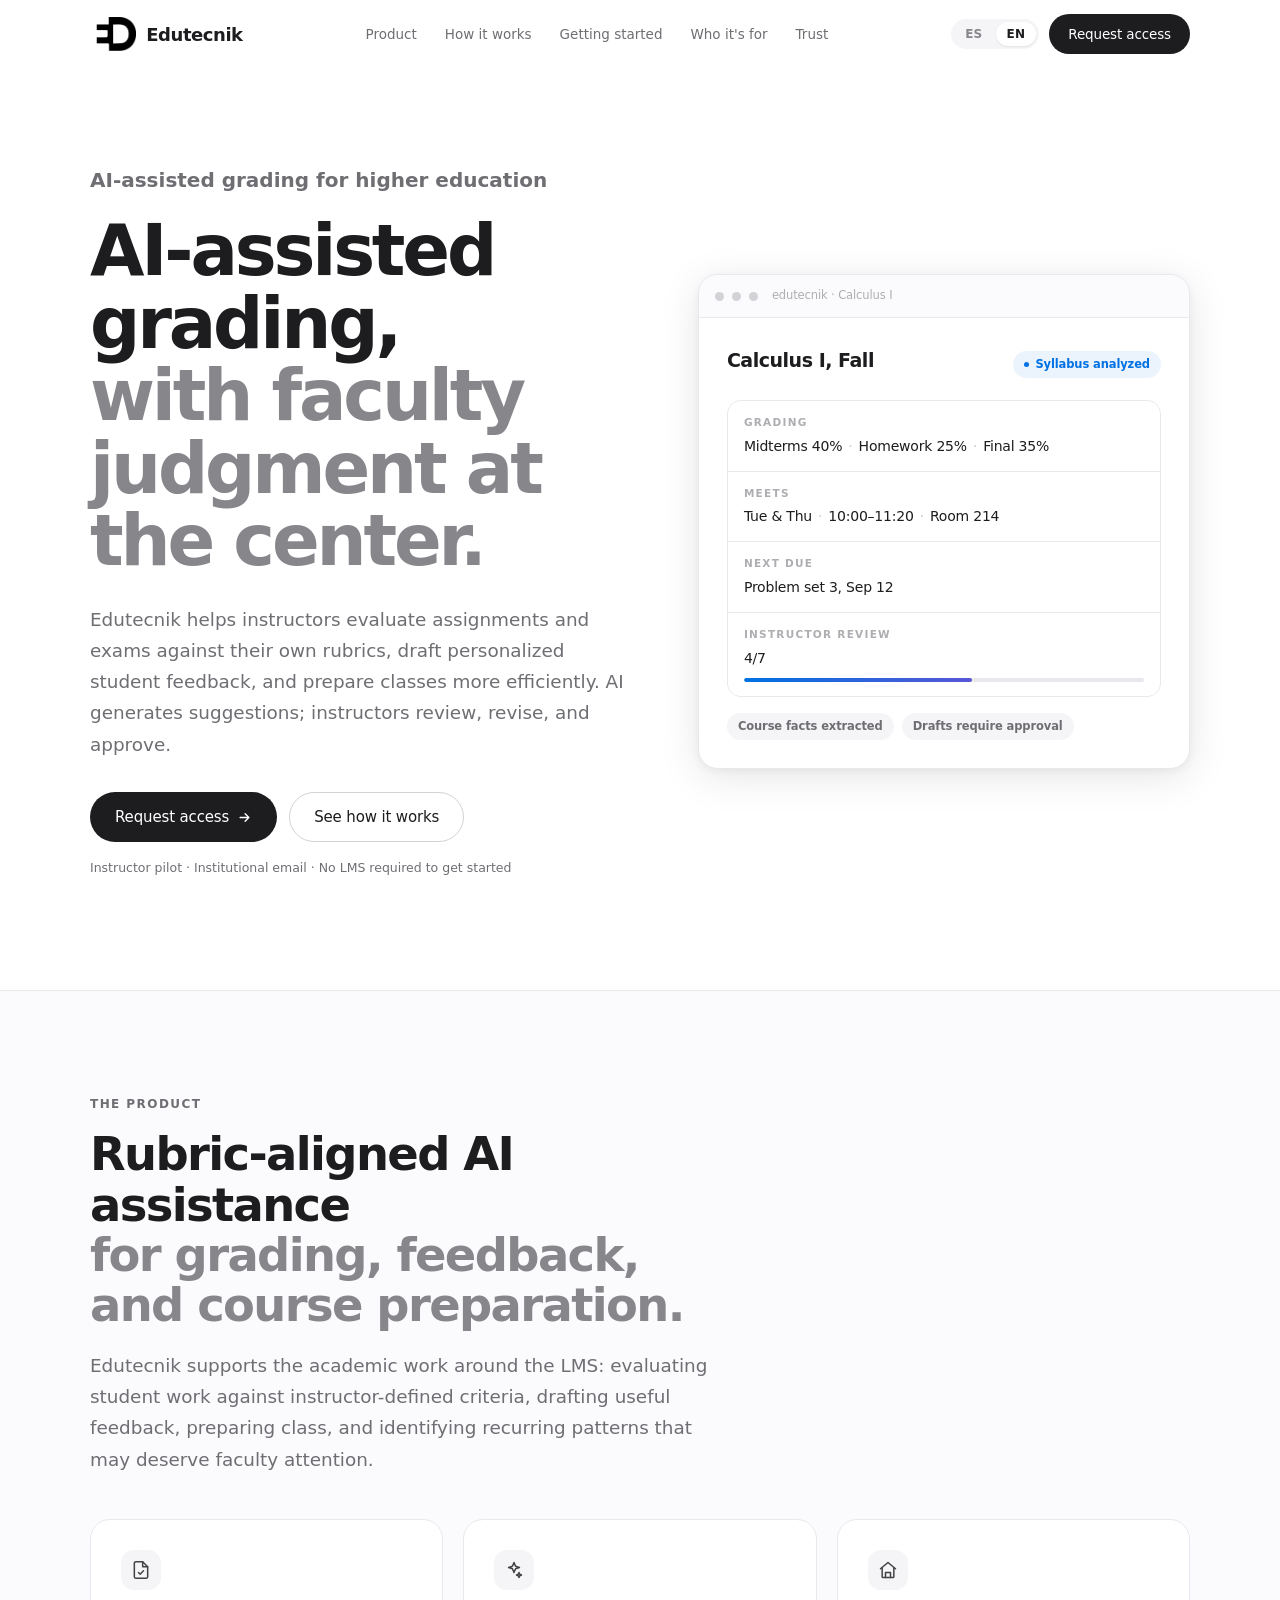
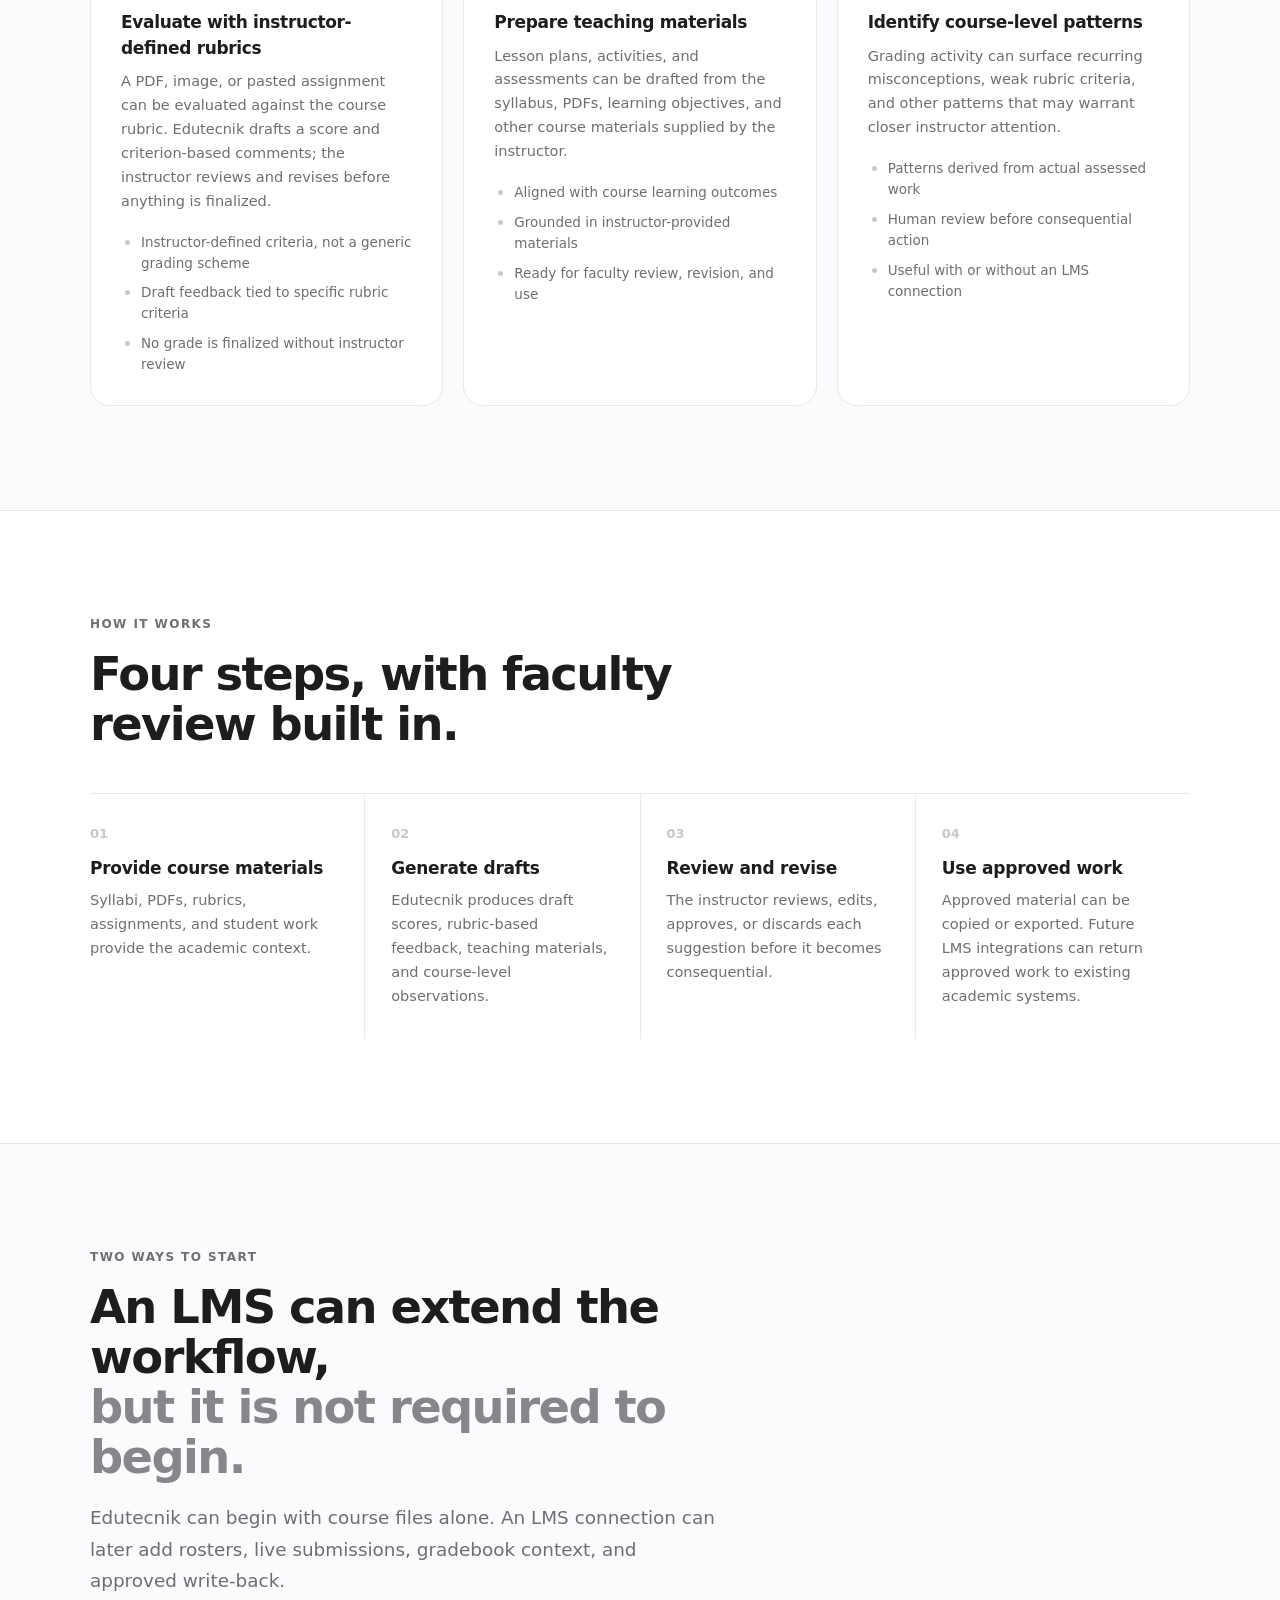
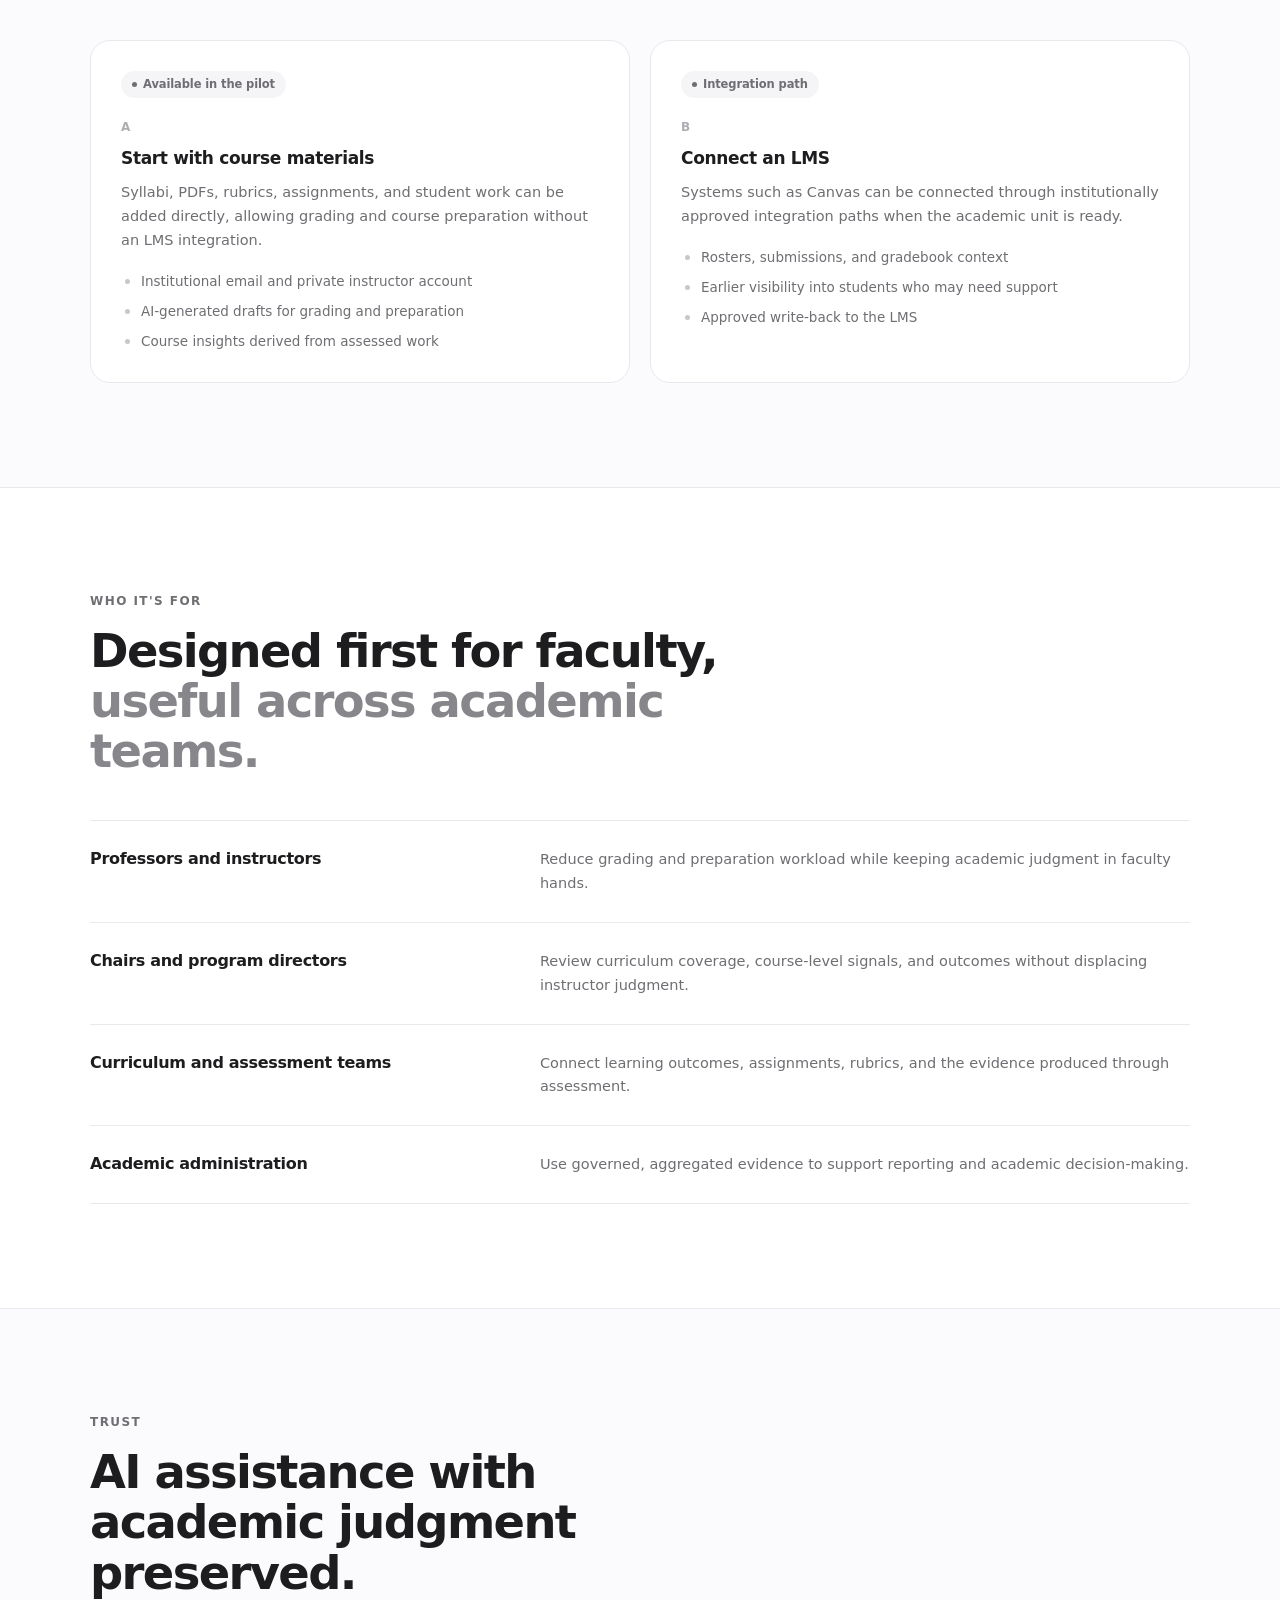
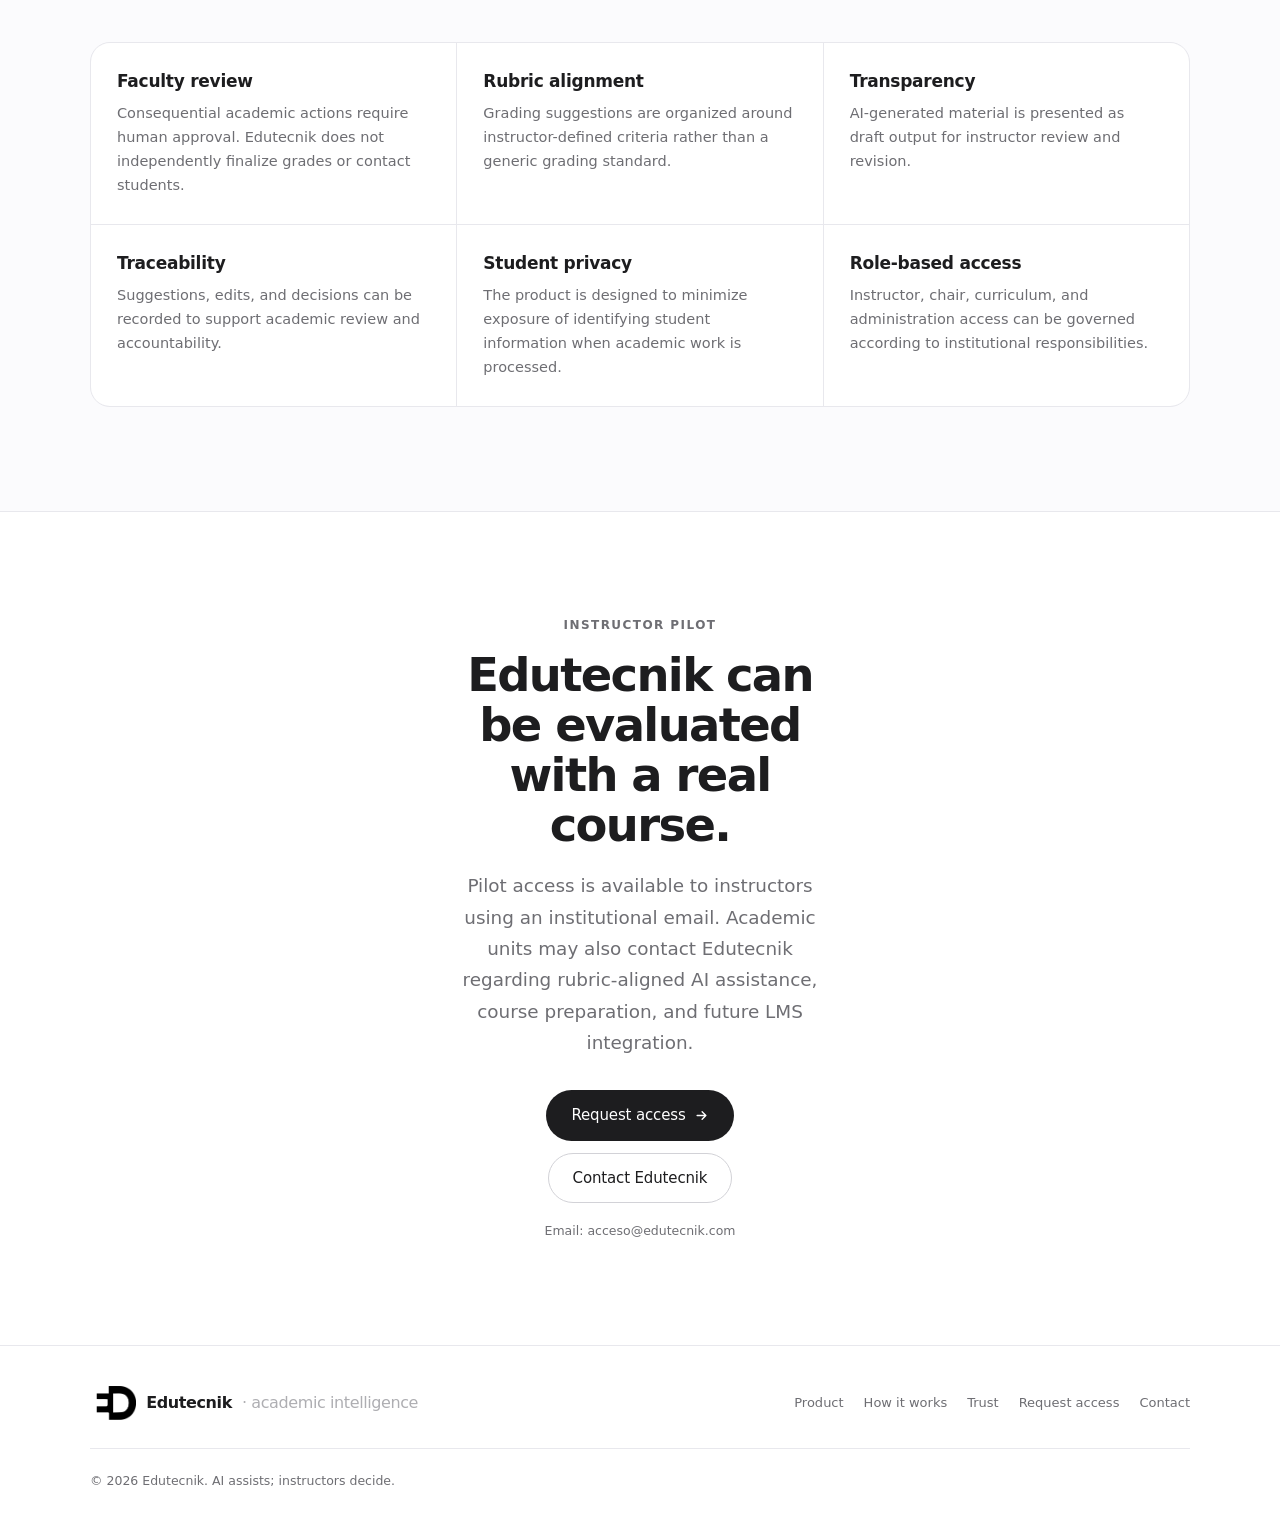
<file: index.html>
<!doctype html>
<html lang="en">
  <head>
    <meta charset="utf-8" />
    <meta name="viewport" content="width=device-width, initial-scale=1, viewport-fit=cover" />
    <title>Edutecnik | AI-Assisted Grading for Professors</title>
    <meta
      name="description"
      content="AI-assisted grading tool for professors and instructors. Evaluate assignments and exams against instructor-defined rubrics, draft personalized feedback, and prepare classes with faculty review at every step."
    />
    <meta name="theme-color" content="#ffffff" />
    <meta name="color-scheme" content="light" />
    <link rel="canonical" href="https://www.edutecnik.com/" />
    <link rel="alternate" hreflang="en" href="https://www.edutecnik.com/" />
    <link rel="alternate" hreflang="es" href="https://www.edutecnik.com/es/" />
    <link rel="alternate" hreflang="x-default" href="https://www.edutecnik.com/" />
    <link rel="icon" type="image/png" href="/assets/edutecnik-mark.png?v=2" />
    <link rel="apple-touch-icon" href="/apple-touch-icon.png" />

    <meta property="og:type" content="website" />
    <meta property="og:site_name" content="Edutecnik" />
    <meta property="og:locale" content="en_US" />
    <meta property="og:url" content="https://www.edutecnik.com/" />
    <meta property="og:title" content="Edutecnik | AI-Assisted Grading for Professors" />
    <meta
      property="og:description"
      content="Rubric-aligned AI assistance for grading, feedback, and course preparation. AI assists; instructors review, revise, and decide."
    />
    <meta property="og:image" content="https://www.edutecnik.com/og-image.png" />
    <meta name="twitter:card" content="summary_large_image" />

    <script>
      document.documentElement.className += ' js';
    </script>
    <link rel="stylesheet" href="/styles.css" />
  </head>

  <body>
    <a class="skip-link" href="#main">Skip to content</a>

    <header class="header" id="header">
      <div class="wrap header__inner">
        <a class="brand" href="#top" aria-label="Edutecnik">
          <img src="/assets/edutecnik-mark.png" alt="Edutecnik logo" class="brand__mark" />
          <span class="brand__name">Edutecnik</span>
        </a>

        <nav class="nav" aria-label="Main navigation">
          <a href="#product">Product</a>
          <a href="#how-it-works">How it works</a>
          <a href="#getting-started">Getting started</a>
          <a href="#for-whom">Who it's for</a>
          <a href="#trust">Trust</a>
        </nav>

        <div class="header__actions">
          <div class="lang" role="group" aria-label="Language">
            <button type="button" data-lang="es" aria-pressed="false">ES</button>
            <button type="button" data-lang="en" aria-pressed="true">EN</button>
          </div>
          <a class="btn btn--primary btn--sm" href="#contact">Request access</a>
        </div>
      </div>
    </header>

    <main id="main">
      <section class="hero" id="top">
        <div class="wrap hero__grid">
          <div>
            <p class="eyebrow eyebrow--brand">AI-assisted grading for higher education</p>
            <h1 class="display hero__title">
              AI-assisted grading,<br /><span class="muted">with faculty judgment at the center.</span>
            </h1>
            <p class="lead hero__lead">
              Edutecnik helps instructors evaluate assignments and exams against their own rubrics,
              draft personalized student feedback, and prepare classes more efficiently. AI generates
              suggestions; instructors review, revise, and approve.
            </p>

            <div class="cta-row hero__ctas">
              <a class="btn btn--primary" href="#contact">
                Request access
                <svg class="arrow" width="15" height="15" viewBox="0 0 24 24" fill="none" stroke="currentColor" stroke-width="2.2" stroke-linecap="round" stroke-linejoin="round" aria-hidden="true">
                  <path d="M5 12h14M13 6l6 6-6 6" />
                </svg>
              </a>
              <a class="btn btn--secondary" href="#how-it-works">See how it works</a>
            </div>

            <p class="fine hero__fine">
              Instructor pilot · Institutional email · No LMS required to get started
            </p>
          </div>

          <div class="glimpse" aria-hidden="true">
            <div class="glimpse__bar">
              <span class="glimpse__dot"></span>
              <span class="glimpse__dot"></span>
              <span class="glimpse__dot"></span>
              <span class="glimpse__url">edutecnik · Calculus I</span>
            </div>
            <div class="glimpse__body">
              <div class="glimpse__head">
                <p class="glimpse__course">Calculus I, Fall</p>
                <span class="pill pill--accent"><span class="pill__dot"></span>Syllabus analyzed</span>
              </div>
              <div class="glimpse__rows">
                <div class="grow">
                  <p class="grow__label">Grading</p>
                  <p class="grow__value">Midterms 40%<span class="sep">·</span>Homework 25%<span class="sep">·</span>Final 35%</p>
                </div>
                <div class="grow">
                  <p class="grow__label">Meets</p>
                  <p class="grow__value">Tue & Thu<span class="sep">·</span>10:00–11:20<span class="sep">·</span>Room 214</p>
                </div>
                <div class="grow">
                  <p class="grow__label">Next due</p>
                  <p class="grow__value">Problem set 3, Sep 12</p>
                </div>
                <div class="grow">
                  <p class="grow__label">Instructor review</p>
                  <p class="grow__value">4/7</p>
                  <div class="meter"><span class="meter__fill"></span></div>
                </div>
              </div>
              <div class="glimpse__foot">
                <span class="pill">Course facts extracted</span>
                <span class="pill">Drafts require approval</span>
              </div>
            </div>
          </div>
        </div>
      </section>

      <section class="section section--muted" id="product">
        <div class="wrap">
          <div class="section__head reveal">
            <p class="eyebrow">The product</p>
            <h2 class="h2">Rubric-aligned AI assistance<br /><span class="muted">for grading, feedback, and course preparation.</span></h2>
            <p class="lead">
              Edutecnik supports the academic work around the LMS: evaluating student work against
              instructor-defined criteria, drafting useful feedback, preparing class, and identifying
              recurring patterns that may deserve faculty attention.
            </p>
          </div>

          <div class="grid grid--3">
            <article class="card reveal">
              <span class="card__icon">
                <svg width="20" height="20" viewBox="0 0 24 24" fill="none" stroke="currentColor" stroke-width="1.8" stroke-linecap="round" stroke-linejoin="round" aria-hidden="true"><path d="M14 2H6a2 2 0 0 0-2 2v16a2 2 0 0 0 2 2h12a2 2 0 0 0 2-2V8z"/><path d="M14 2v6h6"/><path d="M9 15l2 2 4-4"/></svg>
              </span>
              <h3 class="h3">Evaluate with instructor-defined rubrics</h3>
              <p class="body">
                A PDF, image, or pasted assignment can be evaluated against the course rubric. Edutecnik
                drafts a score and criterion-based comments; the instructor reviews and revises before anything is finalized.
              </p>
              <ul class="card__list">
                <li>Instructor-defined criteria, not a generic grading scheme</li>
                <li>Draft feedback tied to specific rubric criteria</li>
                <li>No grade is finalized without instructor review</li>
              </ul>
            </article>

            <article class="card reveal">
              <span class="card__icon">
                <svg width="20" height="20" viewBox="0 0 24 24" fill="none" stroke="currentColor" stroke-width="1.8" stroke-linecap="round" stroke-linejoin="round" aria-hidden="true"><path d="M12 3l1.9 4.6L18.5 9l-4.6 1.4L12 15l-1.9-4.6L5.5 9l4.6-1.4z"/><path d="M18 15l.9 2.1L21 18l-2.1.9L18 21l-.9-2.1L15 18l2.1-.9z"/></svg>
              </span>
              <h3 class="h3">Prepare teaching materials</h3>
              <p class="body">
                Lesson plans, activities, and assessments can be drafted from the syllabus, PDFs,
                learning objectives, and other course materials supplied by the instructor.
              </p>
              <ul class="card__list">
                <li>Aligned with course learning outcomes</li>
                <li>Grounded in instructor-provided materials</li>
                <li>Ready for faculty review, revision, and use</li>
              </ul>
            </article>

            <article class="card reveal">
              <span class="card__icon">
                <svg width="20" height="20" viewBox="0 0 24 24" fill="none" stroke="currentColor" stroke-width="1.8" stroke-linecap="round" stroke-linejoin="round" aria-hidden="true"><path d="M3 10.5L12 3l9 7.5"/><path d="M5 9.5V20a1 1 0 0 0 1 1h12a1 1 0 0 0 1-1V9.5"/><path d="M9 21v-6h6v6"/></svg>
              </span>
              <h3 class="h3">Identify course-level patterns</h3>
              <p class="body">
                Grading activity can surface recurring misconceptions, weak rubric criteria, and other
                patterns that may warrant closer instructor attention.
              </p>
              <ul class="card__list">
                <li>Patterns derived from actual assessed work</li>
                <li>Human review before consequential action</li>
                <li>Useful with or without an LMS connection</li>
              </ul>
            </article>
          </div>
        </div>
      </section>

      <section class="section" id="how-it-works">
        <div class="wrap">
          <div class="section__head reveal">
            <p class="eyebrow">How it works</p>
            <h2 class="h2">Four steps, with faculty review built in.</h2>
          </div>
          <ol class="steps">
            <li class="step reveal">
              <p class="step__n">01</p>
              <h3 class="h3">Provide course materials</h3>
              <p class="body">Syllabi, PDFs, rubrics, assignments, and student work provide the academic context.</p>
            </li>
            <li class="step reveal">
              <p class="step__n">02</p>
              <h3 class="h3">Generate drafts</h3>
              <p class="body">Edutecnik produces draft scores, rubric-based feedback, teaching materials, and course-level observations.</p>
            </li>
            <li class="step reveal">
              <p class="step__n">03</p>
              <h3 class="h3">Review and revise</h3>
              <p class="body">The instructor reviews, edits, approves, or discards each suggestion before it becomes consequential.</p>
            </li>
            <li class="step reveal">
              <p class="step__n">04</p>
              <h3 class="h3">Use approved work</h3>
              <p class="body">Approved material can be copied or exported. Future LMS integrations can return approved work to existing academic systems.</p>
            </li>
          </ol>
        </div>
      </section>

      <section class="section section--muted" id="getting-started">
        <div class="wrap">
          <div class="section__head reveal">
            <p class="eyebrow">Two ways to start</p>
            <h2 class="h2">An LMS can extend the workflow,<br /><span class="muted">but it is not required to begin.</span></h2>
            <p class="lead">Edutecnik can begin with course files alone. An LMS connection can later add rosters, live submissions, gradebook context, and approved write-back.</p>
          </div>

          <div class="grid grid--2">
            <article class="card card--door reveal">
              <span class="pill card__badge"><span class="pill__dot"></span>Available in the pilot</span>
              <p class="card__doorlabel">A</p>
              <h3 class="h3">Start with course materials</h3>
              <p class="body">Syllabi, PDFs, rubrics, assignments, and student work can be added directly, allowing grading and course preparation without an LMS integration.</p>
              <ul class="card__list">
                <li>Institutional email and private instructor account</li>
                <li>AI-generated drafts for grading and preparation</li>
                <li>Course insights derived from assessed work</li>
              </ul>
            </article>

            <article class="card card--door reveal">
              <span class="pill card__badge"><span class="pill__dot"></span>Integration path</span>
              <p class="card__doorlabel">B</p>
              <h3 class="h3">Connect an LMS</h3>
              <p class="body">Systems such as Canvas can be connected through institutionally approved integration paths when the academic unit is ready.</p>
              <ul class="card__list">
                <li>Rosters, submissions, and gradebook context</li>
                <li>Earlier visibility into students who may need support</li>
                <li>Approved write-back to the LMS</li>
              </ul>
            </article>
          </div>
        </div>
      </section>

      <section class="section" id="for-whom">
        <div class="wrap">
          <div class="section__head reveal">
            <p class="eyebrow">Who it's for</p>
            <h2 class="h2">Designed first for faculty,<br /><span class="muted">useful across academic teams.</span></h2>
          </div>
          <ul class="roles">
            <li class="role reveal">
              <p class="role__name">Professors and instructors</p>
              <p class="body">Reduce grading and preparation workload while keeping academic judgment in faculty hands.</p>
            </li>
            <li class="role reveal">
              <p class="role__name">Chairs and program directors</p>
              <p class="body">Review curriculum coverage, course-level signals, and outcomes without displacing instructor judgment.</p>
            </li>
            <li class="role reveal">
              <p class="role__name">Curriculum and assessment teams</p>
              <p class="body">Connect learning outcomes, assignments, rubrics, and the evidence produced through assessment.</p>
            </li>
            <li class="role reveal">
              <p class="role__name">Academic administration</p>
              <p class="body">Use governed, aggregated evidence to support reporting and academic decision-making.</p>
            </li>
          </ul>
        </div>
      </section>

      <section class="section section--muted" id="trust">
        <div class="wrap">
          <div class="section__head reveal">
            <p class="eyebrow">Trust</p>
            <h2 class="h2">AI assistance with academic judgment preserved.</h2>
          </div>
          <div class="trust reveal">
            <div class="trust__item">
              <h3 class="h3">Faculty review</h3>
              <p class="body">Consequential academic actions require human approval. Edutecnik does not independently finalize grades or contact students.</p>
            </div>
            <div class="trust__item">
              <h3 class="h3">Rubric alignment</h3>
              <p class="body">Grading suggestions are organized around instructor-defined criteria rather than a generic grading standard.</p>
            </div>
            <div class="trust__item">
              <h3 class="h3">Transparency</h3>
              <p class="body">AI-generated material is presented as draft output for instructor review and revision.</p>
            </div>
            <div class="trust__item">
              <h3 class="h3">Traceability</h3>
              <p class="body">Suggestions, edits, and decisions can be recorded to support academic review and accountability.</p>
            </div>
            <div class="trust__item">
              <h3 class="h3">Student privacy</h3>
              <p class="body">The product is designed to minimize exposure of identifying student information when academic work is processed.</p>
            </div>
            <div class="trust__item">
              <h3 class="h3">Role-based access</h3>
              <p class="body">Instructor, chair, curriculum, and administration access can be governed according to institutional responsibilities.</p>
            </div>
          </div>
        </div>
      </section>

      <section class="section" id="contact">
        <div class="wrap closer reveal">
          <p class="eyebrow">Instructor pilot</p>
          <h2 class="h2" style="margin-top: 16px">Edutecnik can be evaluated with a real course.</h2>
          <p class="lead">Pilot access is available to instructors using an institutional email. Academic units may also contact Edutecnik regarding rubric-aligned AI assistance, course preparation, and future LMS integration.</p>
          <div class="cta-row">
            <a class="btn btn--primary" href="mailto:acceso@edutecnik.com?subject=Edutecnik%20%E2%80%94%20access%20request">
              Request access
              <svg class="arrow" width="15" height="15" viewBox="0 0 24 24" fill="none" stroke="currentColor" stroke-width="2.2" stroke-linecap="round" stroke-linejoin="round" aria-hidden="true"><path d="M5 12h14M13 6l6 6-6 6"/></svg>
            </a>
            <a class="btn btn--secondary" href="mailto:acceso@edutecnik.com?subject=Edutecnik%20%E2%80%94%20pilot">Contact Edutecnik</a>
          </div>
          <p class="fine">Email: acceso@edutecnik.com</p>
        </div>
      </section>
    </main>

    <footer class="footer">
      <div class="wrap">
        <div class="footer__inner">
          <a class="brand" href="#top" aria-label="Edutecnik">
            <img src="/assets/edutecnik-mark.png" alt="Edutecnik logo" class="brand__mark" />
            <span>Edutecnik</span>
            <span class="brand__sub">· academic intelligence</span>
          </a>
          <nav class="footer__links" aria-label="Footer navigation">
            <a href="#product">Product</a>
            <a href="#how-it-works">How it works</a>
            <a href="#trust">Trust</a>
            <a href="#contact">Request access</a>
            <a href="mailto:acceso@edutecnik.com">Contact</a>
          </nav>
        </div>
        <div class="footer__legal">
          <p class="fine">© 2026 Edutecnik. AI assists; instructors decide.</p>
        </div>
      </div>
    </footer>

    <script src="/main.js" defer></script>
  </body>
</html>
</file>
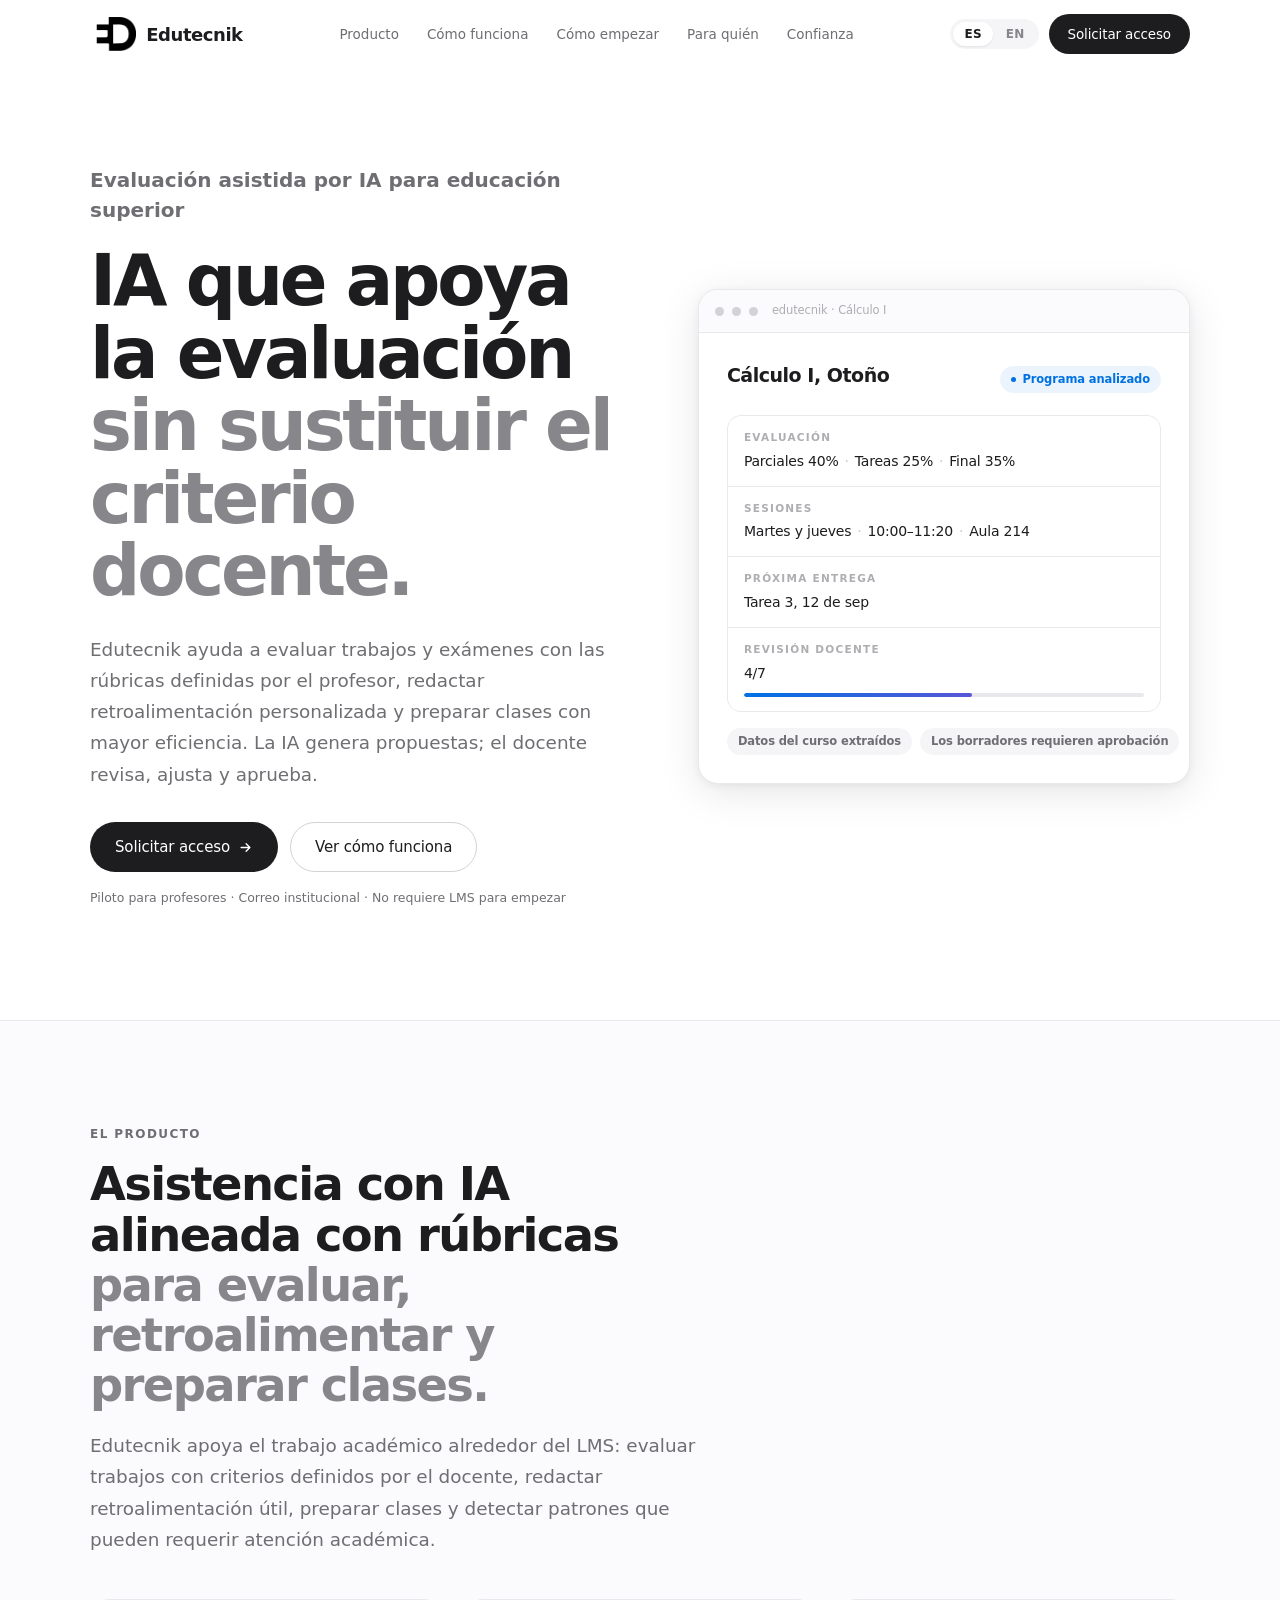
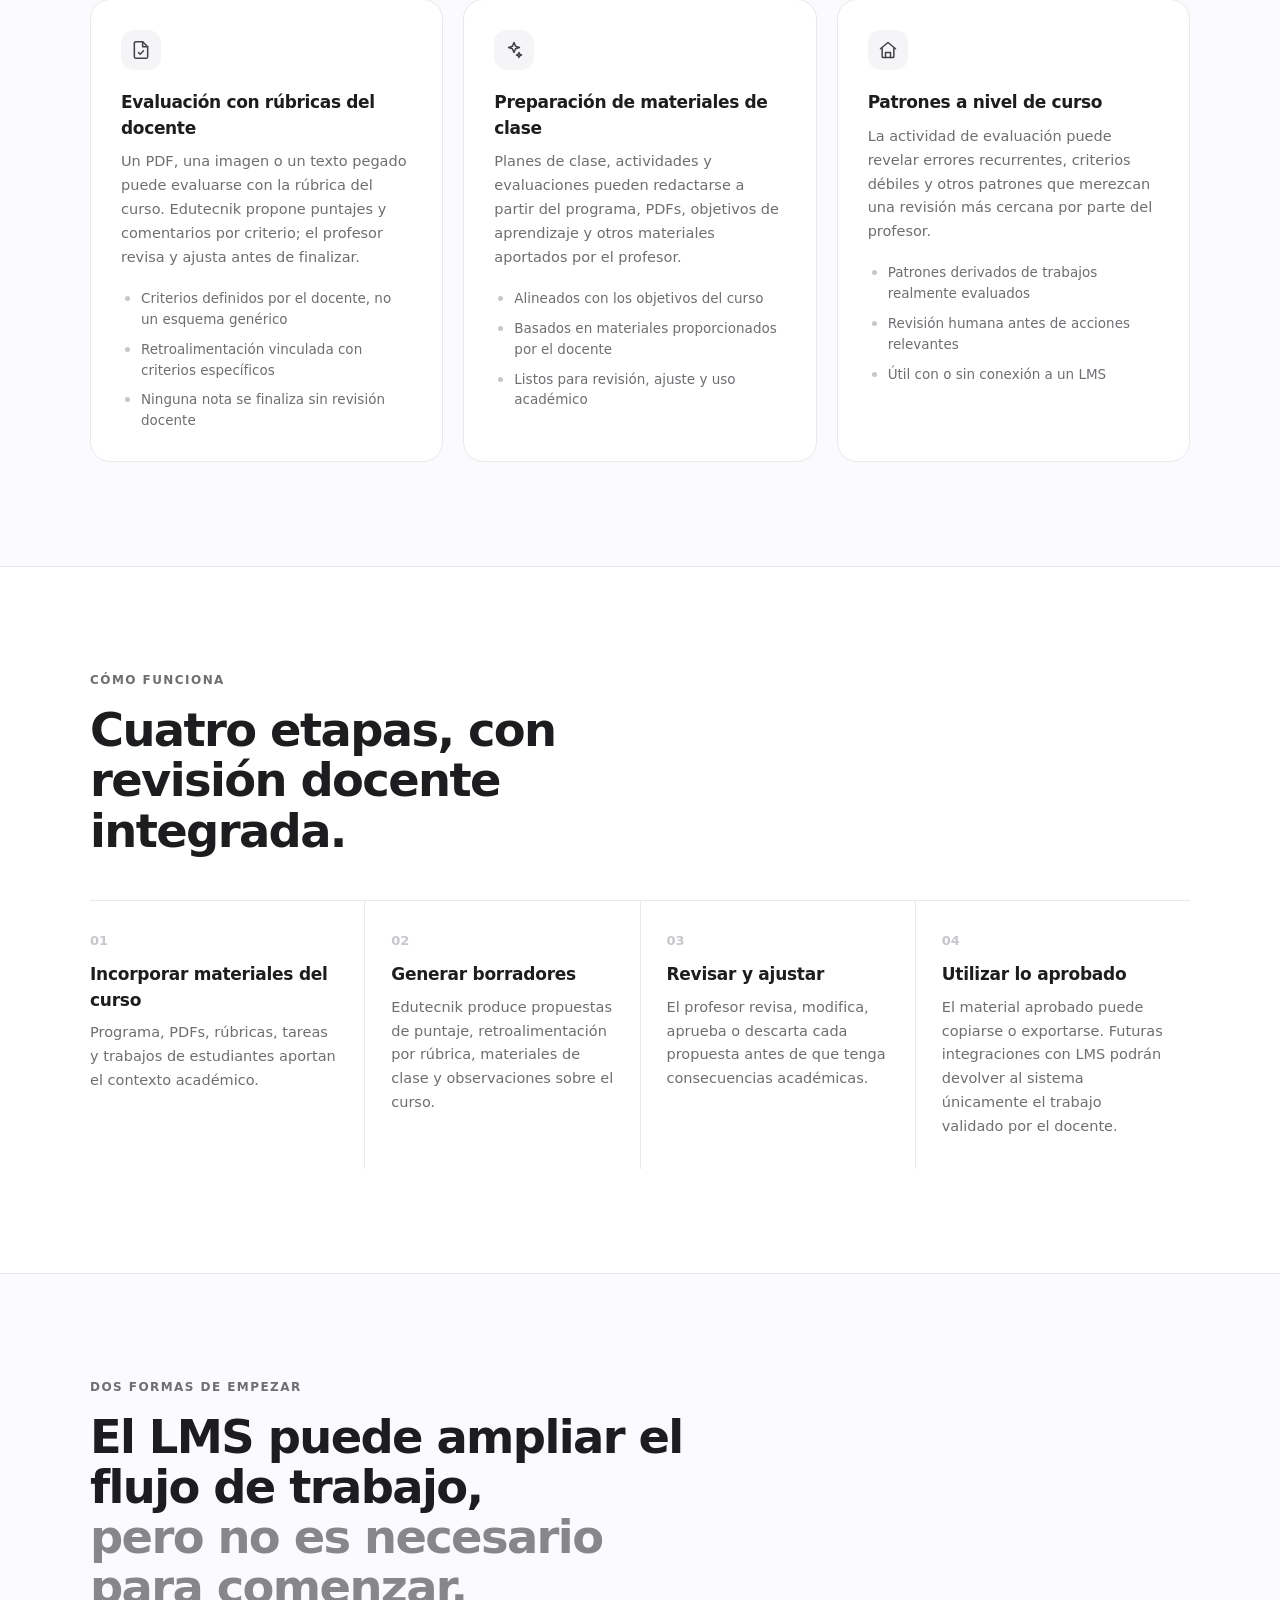
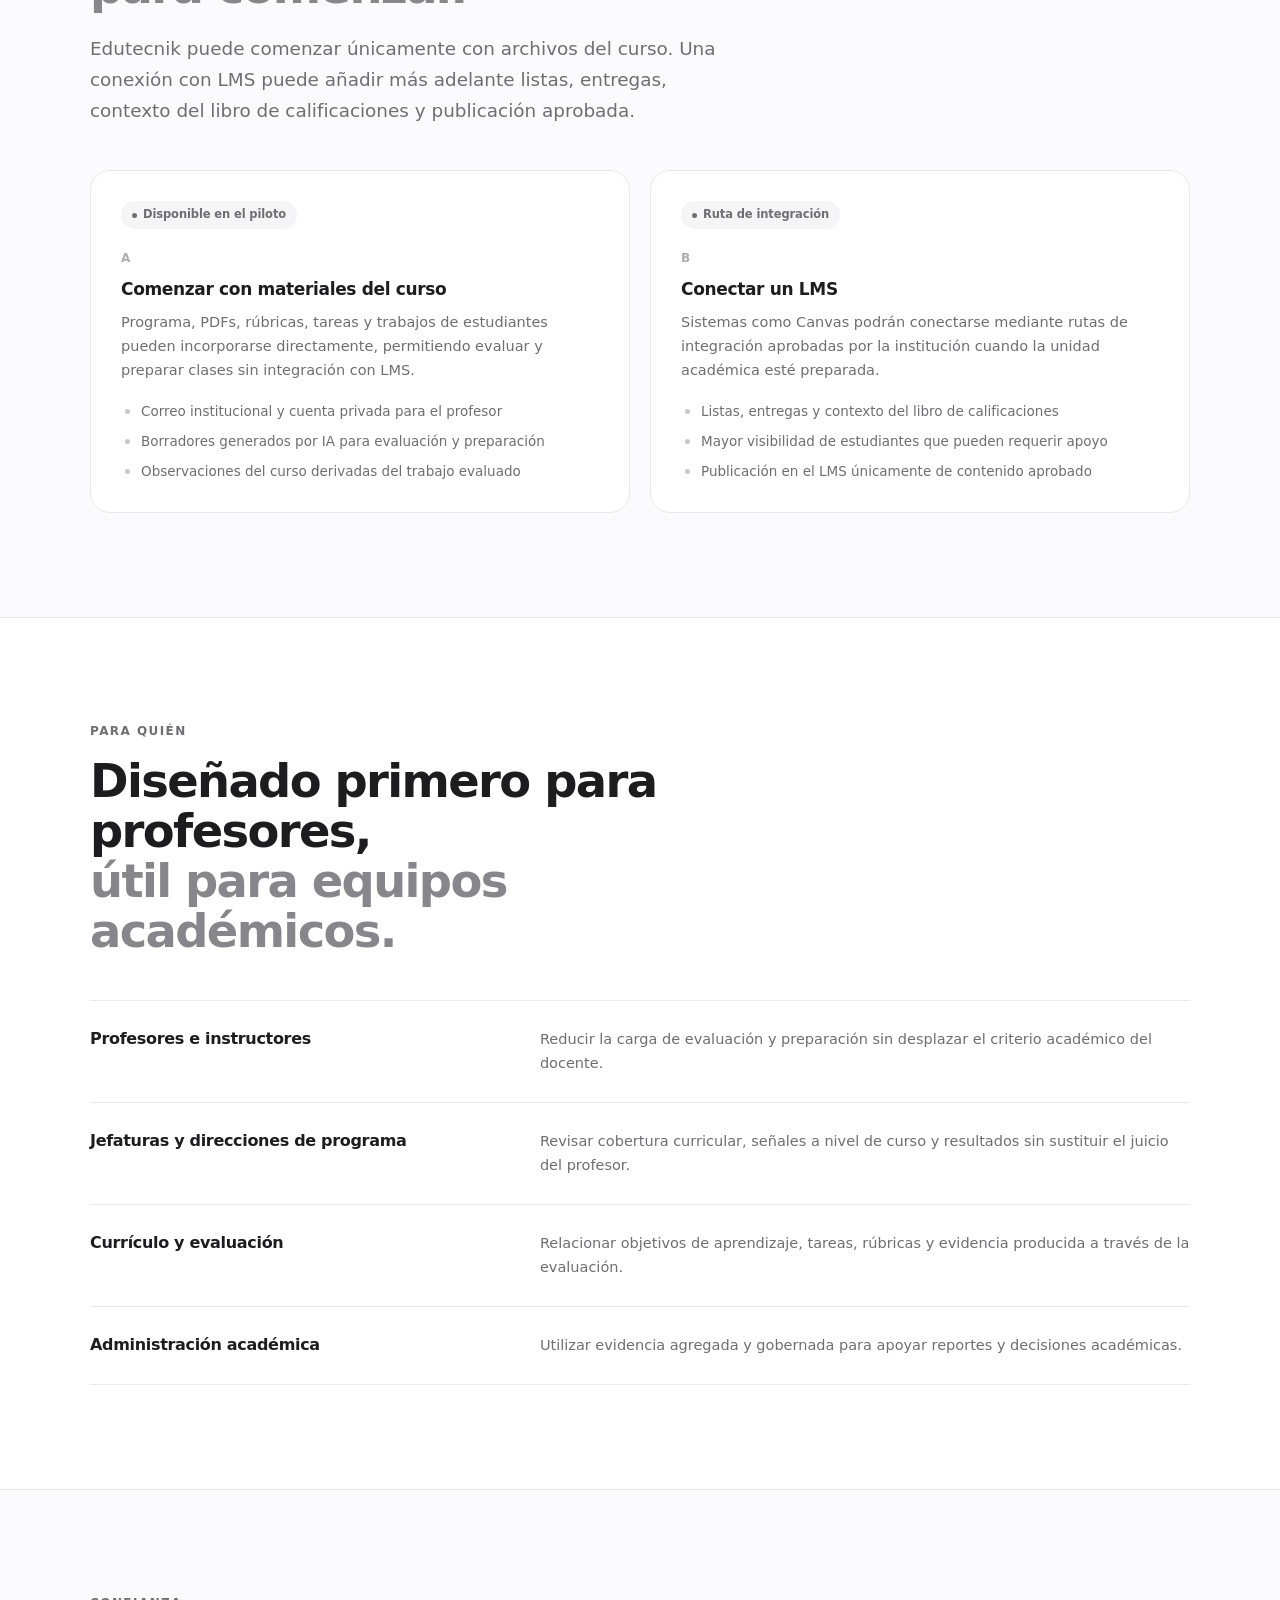
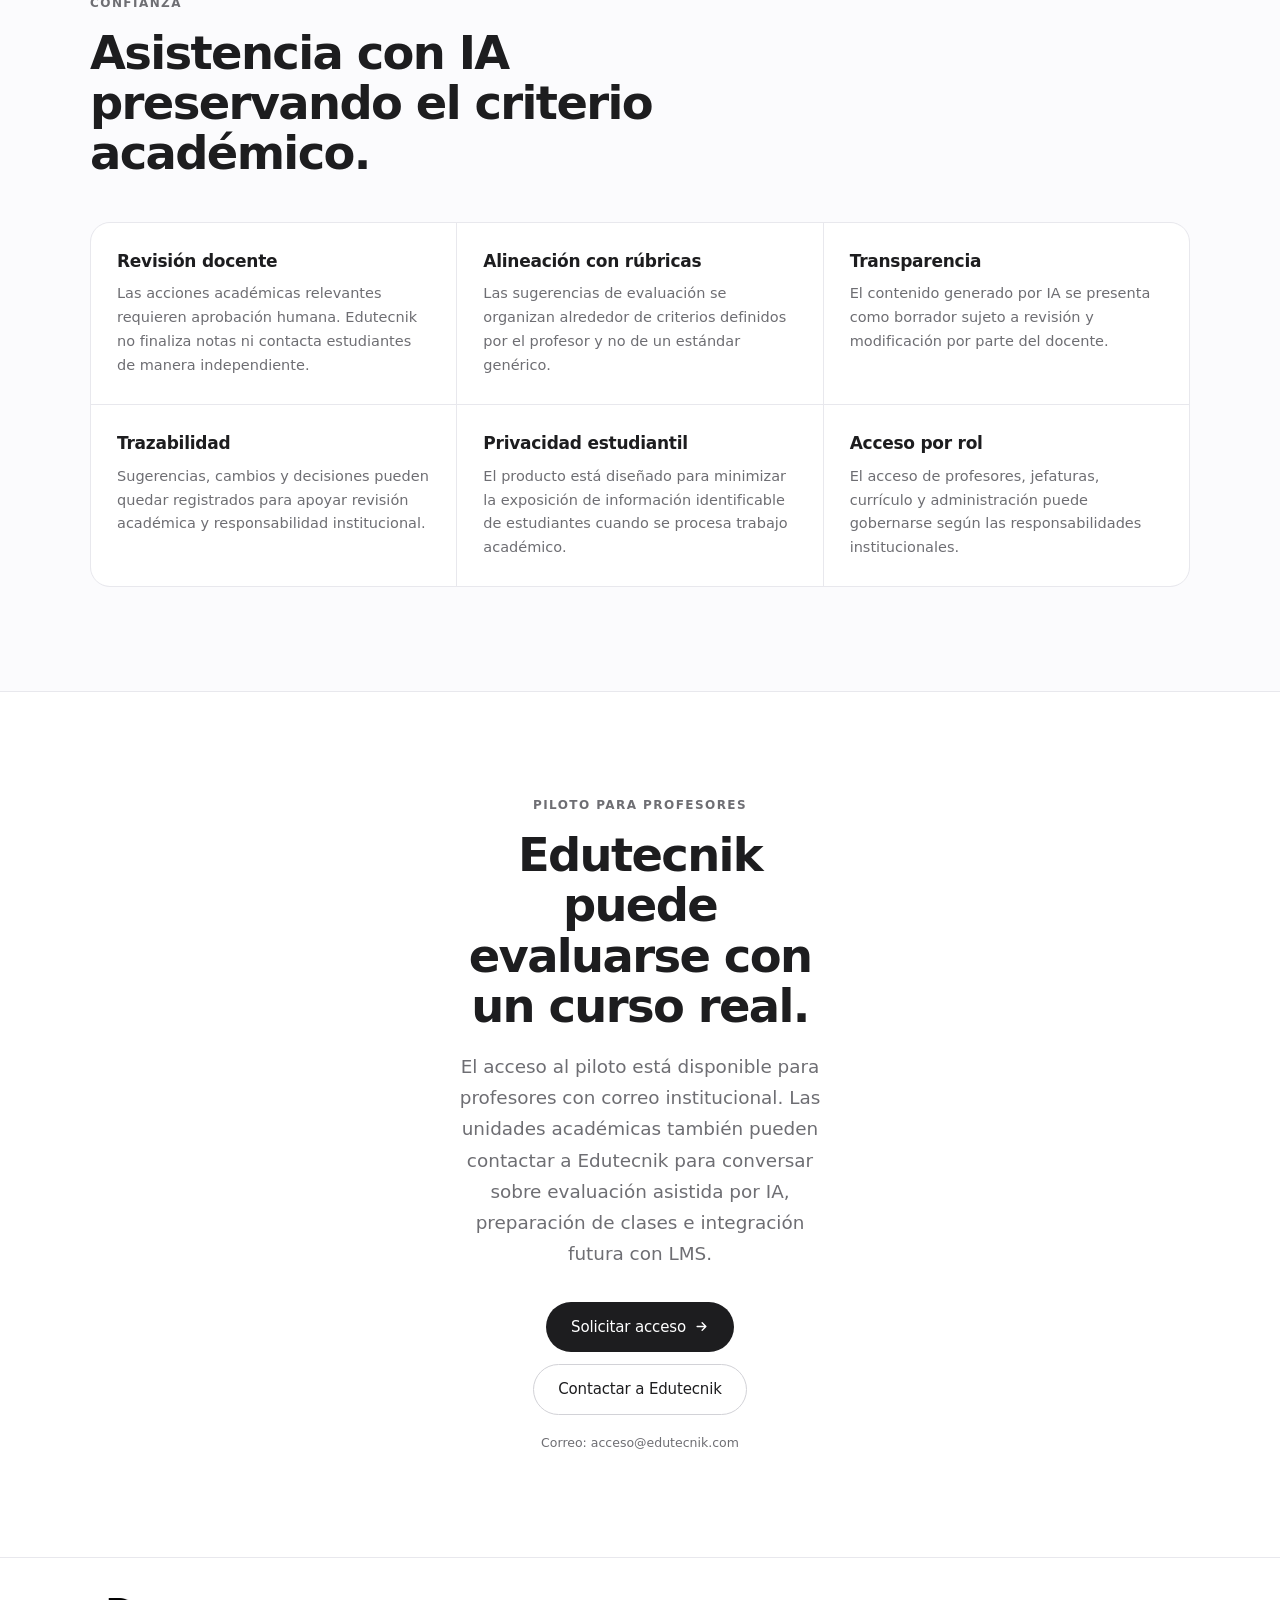
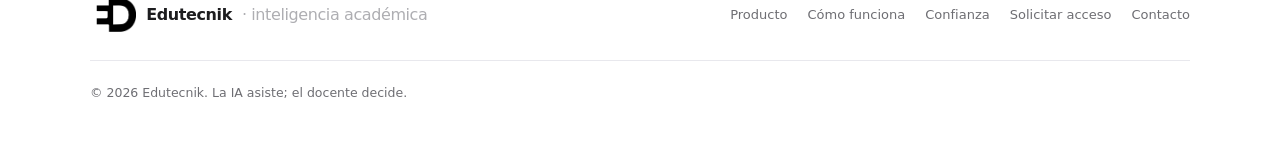
<file: es/index.html>
<!doctype html>
<html lang="es">
  <head>
    <meta charset="utf-8" />
    <meta name="viewport" content="width=device-width, initial-scale=1, viewport-fit=cover" />
    <title>Edutecnik | IA para calificar trabajos y exámenes</title>
    <meta
      name="description"
      content="Herramienta de IA para profesores y educación superior. Ayuda a evaluar trabajos y exámenes con rúbricas definidas por el docente, redactar retroalimentación y preparar clases con revisión humana en cada etapa."
    />
    <meta name="theme-color" content="#ffffff" />
    <meta name="color-scheme" content="light" />
    <link rel="canonical" href="https://www.edutecnik.com/es/" />
    <link rel="alternate" hreflang="en" href="https://www.edutecnik.com/" />
    <link rel="alternate" hreflang="es" href="https://www.edutecnik.com/es/" />
    <link rel="alternate" hreflang="x-default" href="https://www.edutecnik.com/" />
    <link rel="icon" type="image/png" href="/assets/edutecnik-mark.png?v=2" />
    <link rel="apple-touch-icon" href="/apple-touch-icon.png" />

    <meta property="og:type" content="website" />
    <meta property="og:site_name" content="Edutecnik" />
    <meta property="og:locale" content="es_ES" />
    <meta property="og:url" content="https://www.edutecnik.com/es/" />
    <meta property="og:title" content="Edutecnik | IA para calificar trabajos y exámenes" />
    <meta
      property="og:description"
      content="Asistencia con IA alineada con rúbricas para evaluar, redactar retroalimentación y preparar clases. La IA asiste; el docente revisa y decide."
    />
    <meta property="og:image" content="https://www.edutecnik.com/og-image.png" />
    <meta name="twitter:card" content="summary_large_image" />

    <script>
      document.documentElement.className += ' js';
    </script>
    <link rel="stylesheet" href="/styles.css" />
  </head>

  <body>
    <a class="skip-link" href="#main">Saltar al contenido</a>

    <header class="header" id="header">
      <div class="wrap header__inner">
        <a class="brand" href="#top" aria-label="Edutecnik">
          <img src="/assets/edutecnik-mark.png" alt="Logo de Edutecnik" class="brand__mark" />
          <span class="brand__name">Edutecnik</span>
        </a>

        <nav class="nav" aria-label="Navegación principal">
          <a href="#producto">Producto</a>
          <a href="#como-funciona">Cómo funciona</a>
          <a href="#empezar">Cómo empezar</a>
          <a href="#para-quien">Para quién</a>
          <a href="#confianza">Confianza</a>
        </nav>

        <div class="header__actions">
          <div class="lang" role="group" aria-label="Idioma">
            <button type="button" data-lang="es" aria-pressed="true">ES</button>
            <button type="button" data-lang="en" aria-pressed="false">EN</button>
          </div>
          <a class="btn btn--primary btn--sm" href="#contacto">Solicitar acceso</a>
        </div>
      </div>
    </header>

    <main id="main">
      <section class="hero" id="top">
        <div class="wrap hero__grid">
          <div>
            <p class="eyebrow eyebrow--brand">Evaluación asistida por IA para educación superior</p>
            <h1 class="display hero__title">
              IA que apoya la evaluación<br /><span class="muted">sin sustituir el criterio docente.</span>
            </h1>
            <p class="lead hero__lead">
              Edutecnik ayuda a evaluar trabajos y exámenes con las rúbricas definidas por el profesor,
              redactar retroalimentación personalizada y preparar clases con mayor eficiencia.
              La IA genera propuestas; el docente revisa, ajusta y aprueba.
            </p>

            <div class="cta-row hero__ctas">
              <a class="btn btn--primary" href="#contacto">
                Solicitar acceso
                <svg class="arrow" width="15" height="15" viewBox="0 0 24 24" fill="none" stroke="currentColor" stroke-width="2.2" stroke-linecap="round" stroke-linejoin="round" aria-hidden="true">
                  <path d="M5 12h14M13 6l6 6-6 6" />
                </svg>
              </a>
              <a class="btn btn--secondary" href="#como-funciona">Ver cómo funciona</a>
            </div>

            <p class="fine hero__fine">Piloto para profesores · Correo institucional · No requiere LMS para empezar</p>
          </div>

          <div class="glimpse" aria-hidden="true">
            <div class="glimpse__bar">
              <span class="glimpse__dot"></span>
              <span class="glimpse__dot"></span>
              <span class="glimpse__dot"></span>
              <span class="glimpse__url">edutecnik · Cálculo I</span>
            </div>
            <div class="glimpse__body">
              <div class="glimpse__head">
                <p class="glimpse__course">Cálculo I, Otoño</p>
                <span class="pill pill--accent"><span class="pill__dot"></span>Programa analizado</span>
              </div>
              <div class="glimpse__rows">
                <div class="grow"><p class="grow__label">Evaluación</p><p class="grow__value">Parciales 40%<span class="sep">·</span>Tareas 25%<span class="sep">·</span>Final 35%</p></div>
                <div class="grow"><p class="grow__label">Sesiones</p><p class="grow__value">Martes y jueves<span class="sep">·</span>10:00–11:20<span class="sep">·</span>Aula 214</p></div>
                <div class="grow"><p class="grow__label">Próxima entrega</p><p class="grow__value">Tarea 3, 12 de sep</p></div>
                <div class="grow"><p class="grow__label">Revisión docente</p><p class="grow__value">4/7</p><div class="meter"><span class="meter__fill"></span></div></div>
              </div>
              <div class="glimpse__foot"><span class="pill">Datos del curso extraídos</span><span class="pill">Los borradores requieren aprobación</span></div>
            </div>
          </div>
        </div>
      </section>

      <section class="section section--muted" id="producto">
        <div class="wrap">
          <div class="section__head reveal">
            <p class="eyebrow">El producto</p>
            <h2 class="h2">Asistencia con IA alineada con rúbricas<br /><span class="muted">para evaluar, retroalimentar y preparar clases.</span></h2>
            <p class="lead">Edutecnik apoya el trabajo académico alrededor del LMS: evaluar trabajos con criterios definidos por el docente, redactar retroalimentación útil, preparar clases y detectar patrones que pueden requerir atención académica.</p>
          </div>

          <div class="grid grid--3">
            <article class="card reveal">
              <span class="card__icon"><svg width="20" height="20" viewBox="0 0 24 24" fill="none" stroke="currentColor" stroke-width="1.8" stroke-linecap="round" stroke-linejoin="round" aria-hidden="true"><path d="M14 2H6a2 2 0 0 0-2 2v16a2 2 0 0 0 2 2h12a2 2 0 0 0 2-2V8z"/><path d="M14 2v6h6"/><path d="M9 15l2 2 4-4"/></svg></span>
              <h3 class="h3">Evaluación con rúbricas del docente</h3>
              <p class="body">Un PDF, una imagen o un texto pegado puede evaluarse con la rúbrica del curso. Edutecnik propone puntajes y comentarios por criterio; el profesor revisa y ajusta antes de finalizar.</p>
              <ul class="card__list"><li>Criterios definidos por el docente, no un esquema genérico</li><li>Retroalimentación vinculada con criterios específicos</li><li>Ninguna nota se finaliza sin revisión docente</li></ul>
            </article>

            <article class="card reveal">
              <span class="card__icon"><svg width="20" height="20" viewBox="0 0 24 24" fill="none" stroke="currentColor" stroke-width="1.8" stroke-linecap="round" stroke-linejoin="round" aria-hidden="true"><path d="M12 3l1.9 4.6L18.5 9l-4.6 1.4L12 15l-1.9-4.6L5.5 9l4.6-1.4z"/><path d="M18 15l.9 2.1L21 18l-2.1.9L18 21l-.9-2.1L15 18l2.1-.9z"/></svg></span>
              <h3 class="h3">Preparación de materiales de clase</h3>
              <p class="body">Planes de clase, actividades y evaluaciones pueden redactarse a partir del programa, PDFs, objetivos de aprendizaje y otros materiales aportados por el profesor.</p>
              <ul class="card__list"><li>Alineados con los objetivos del curso</li><li>Basados en materiales proporcionados por el docente</li><li>Listos para revisión, ajuste y uso académico</li></ul>
            </article>

            <article class="card reveal">
              <span class="card__icon"><svg width="20" height="20" viewBox="0 0 24 24" fill="none" stroke="currentColor" stroke-width="1.8" stroke-linecap="round" stroke-linejoin="round" aria-hidden="true"><path d="M3 10.5L12 3l9 7.5"/><path d="M5 9.5V20a1 1 0 0 0 1 1h12a1 1 0 0 0 1-1V9.5"/><path d="M9 21v-6h6v6"/></svg></span>
              <h3 class="h3">Patrones a nivel de curso</h3>
              <p class="body">La actividad de evaluación puede revelar errores recurrentes, criterios débiles y otros patrones que merezcan una revisión más cercana por parte del profesor.</p>
              <ul class="card__list"><li>Patrones derivados de trabajos realmente evaluados</li><li>Revisión humana antes de acciones relevantes</li><li>Útil con o sin conexión a un LMS</li></ul>
            </article>
          </div>
        </div>
      </section>

      <section class="section" id="como-funciona">
        <div class="wrap">
          <div class="section__head reveal"><p class="eyebrow">Cómo funciona</p><h2 class="h2">Cuatro etapas, con revisión docente integrada.</h2></div>
          <ol class="steps">
            <li class="step reveal"><p class="step__n">01</p><h3 class="h3">Incorporar materiales del curso</h3><p class="body">Programa, PDFs, rúbricas, tareas y trabajos de estudiantes aportan el contexto académico.</p></li>
            <li class="step reveal"><p class="step__n">02</p><h3 class="h3">Generar borradores</h3><p class="body">Edutecnik produce propuestas de puntaje, retroalimentación por rúbrica, materiales de clase y observaciones sobre el curso.</p></li>
            <li class="step reveal"><p class="step__n">03</p><h3 class="h3">Revisar y ajustar</h3><p class="body">El profesor revisa, modifica, aprueba o descarta cada propuesta antes de que tenga consecuencias académicas.</p></li>
            <li class="step reveal"><p class="step__n">04</p><h3 class="h3">Utilizar lo aprobado</h3><p class="body">El material aprobado puede copiarse o exportarse. Futuras integraciones con LMS podrán devolver al sistema únicamente el trabajo validado por el docente.</p></li>
          </ol>
        </div>
      </section>

      <section class="section section--muted" id="empezar">
        <div class="wrap">
          <div class="section__head reveal"><p class="eyebrow">Dos formas de empezar</p><h2 class="h2">El LMS puede ampliar el flujo de trabajo,<br /><span class="muted">pero no es necesario para comenzar.</span></h2><p class="lead">Edutecnik puede comenzar únicamente con archivos del curso. Una conexión con LMS puede añadir más adelante listas, entregas, contexto del libro de calificaciones y publicación aprobada.</p></div>
          <div class="grid grid--2">
            <article class="card card--door reveal"><span class="pill card__badge"><span class="pill__dot"></span>Disponible en el piloto</span><p class="card__doorlabel">A</p><h3 class="h3">Comenzar con materiales del curso</h3><p class="body">Programa, PDFs, rúbricas, tareas y trabajos de estudiantes pueden incorporarse directamente, permitiendo evaluar y preparar clases sin integración con LMS.</p><ul class="card__list"><li>Correo institucional y cuenta privada para el profesor</li><li>Borradores generados por IA para evaluación y preparación</li><li>Observaciones del curso derivadas del trabajo evaluado</li></ul></article>
            <article class="card card--door reveal"><span class="pill card__badge"><span class="pill__dot"></span>Ruta de integración</span><p class="card__doorlabel">B</p><h3 class="h3">Conectar un LMS</h3><p class="body">Sistemas como Canvas podrán conectarse mediante rutas de integración aprobadas por la institución cuando la unidad académica esté preparada.</p><ul class="card__list"><li>Listas, entregas y contexto del libro de calificaciones</li><li>Mayor visibilidad de estudiantes que pueden requerir apoyo</li><li>Publicación en el LMS únicamente de contenido aprobado</li></ul></article>
          </div>
        </div>
      </section>

      <section class="section" id="para-quien">
        <div class="wrap">
          <div class="section__head reveal"><p class="eyebrow">Para quién</p><h2 class="h2">Diseñado primero para profesores,<br /><span class="muted">útil para equipos académicos.</span></h2></div>
          <ul class="roles">
            <li class="role reveal"><p class="role__name">Profesores e instructores</p><p class="body">Reducir la carga de evaluación y preparación sin desplazar el criterio académico del docente.</p></li>
            <li class="role reveal"><p class="role__name">Jefaturas y direcciones de programa</p><p class="body">Revisar cobertura curricular, señales a nivel de curso y resultados sin sustituir el juicio del profesor.</p></li>
            <li class="role reveal"><p class="role__name">Currículo y evaluación</p><p class="body">Relacionar objetivos de aprendizaje, tareas, rúbricas y evidencia producida a través de la evaluación.</p></li>
            <li class="role reveal"><p class="role__name">Administración académica</p><p class="body">Utilizar evidencia agregada y gobernada para apoyar reportes y decisiones académicas.</p></li>
          </ul>
        </div>
      </section>

      <section class="section section--muted" id="confianza">
        <div class="wrap">
          <div class="section__head reveal"><p class="eyebrow">Confianza</p><h2 class="h2">Asistencia con IA preservando el criterio académico.</h2></div>
          <div class="trust reveal">
            <div class="trust__item"><h3 class="h3">Revisión docente</h3><p class="body">Las acciones académicas relevantes requieren aprobación humana. Edutecnik no finaliza notas ni contacta estudiantes de manera independiente.</p></div>
            <div class="trust__item"><h3 class="h3">Alineación con rúbricas</h3><p class="body">Las sugerencias de evaluación se organizan alrededor de criterios definidos por el profesor y no de un estándar genérico.</p></div>
            <div class="trust__item"><h3 class="h3">Transparencia</h3><p class="body">El contenido generado por IA se presenta como borrador sujeto a revisión y modificación por parte del docente.</p></div>
            <div class="trust__item"><h3 class="h3">Trazabilidad</h3><p class="body">Sugerencias, cambios y decisiones pueden quedar registrados para apoyar revisión académica y responsabilidad institucional.</p></div>
            <div class="trust__item"><h3 class="h3">Privacidad estudiantil</h3><p class="body">El producto está diseñado para minimizar la exposición de información identificable de estudiantes cuando se procesa trabajo académico.</p></div>
            <div class="trust__item"><h3 class="h3">Acceso por rol</h3><p class="body">El acceso de profesores, jefaturas, currículo y administración puede gobernarse según las responsabilidades institucionales.</p></div>
          </div>
        </div>
      </section>

      <section class="section" id="contacto">
        <div class="wrap closer reveal">
          <p class="eyebrow">Piloto para profesores</p>
          <h2 class="h2" style="margin-top: 16px">Edutecnik puede evaluarse con un curso real.</h2>
          <p class="lead">El acceso al piloto está disponible para profesores con correo institucional. Las unidades académicas también pueden contactar a Edutecnik para conversar sobre evaluación asistida por IA, preparación de clases e integración futura con LMS.</p>
          <div class="cta-row">
            <a class="btn btn--primary" href="mailto:acceso@edutecnik.com?subject=Edutecnik%20%E2%80%94%20solicitud%20de%20acceso">Solicitar acceso<svg class="arrow" width="15" height="15" viewBox="0 0 24 24" fill="none" stroke="currentColor" stroke-width="2.2" stroke-linecap="round" stroke-linejoin="round" aria-hidden="true"><path d="M5 12h14M13 6l6 6-6 6"/></svg></a>
            <a class="btn btn--secondary" href="mailto:acceso@edutecnik.com?subject=Edutecnik%20%E2%80%94%20piloto">Contactar a Edutecnik</a>
          </div>
          <p class="fine">Correo: acceso@edutecnik.com</p>
        </div>
      </section>
    </main>

    <footer class="footer">
      <div class="wrap">
        <div class="footer__inner">
          <a class="brand" href="#top" aria-label="Edutecnik"><img src="/assets/edutecnik-mark.png" alt="Logo de Edutecnik" class="brand__mark" /><span>Edutecnik</span><span class="brand__sub">· inteligencia académica</span></a>
          <nav class="footer__links" aria-label="Navegación del pie"><a href="#producto">Producto</a><a href="#como-funciona">Cómo funciona</a><a href="#confianza">Confianza</a><a href="#contacto">Solicitar acceso</a><a href="mailto:acceso@edutecnik.com">Contacto</a></nav>
        </div>
        <div class="footer__legal"><p class="fine">© 2026 Edutecnik. La IA asiste; el docente decide.</p></div>
      </div>
    </footer>

    <script src="/main.js" defer></script>
  </body>
</html>
</file>
<file: styles.css>
/* Edutecnik — sitio público. Tokens alineados con la app (ink scale, pill buttons, hairlines). */

:root {
  color-scheme: light;

  --ink-900: #1d1d1f;
  --ink-700: #424245;
  --ink-600: #6e6e73;
  --ink-500: #86868b;
  --ink-400: #aeaeb2;
  --ink-300: #c7c7cc;
  --ink-200: #d2d2d7;
  --ink-100: #e8e8ed;
  --ink-50: #f5f5f7;

  --surface: #ffffff;
  --surface-muted: #fbfbfd;
  --hairline: rgba(0, 0, 0, 0.08);

  --brand: #0071e3;
  --ai: #5856d6;

  --maxw: 1180px;
  --gutter: 24px;

  --shadow-card: 0 1px 2px rgba(0, 0, 0, 0.04), 0 4px 16px rgba(0, 0, 0, 0.04);
  --shadow-pop: 0 8px 40px rgba(0, 0, 0, 0.1), 0 2px 8px rgba(0, 0, 0, 0.05);

  --ease: cubic-bezier(0.16, 1, 0.3, 1);

  font-family: -apple-system, BlinkMacSystemFont, 'SF Pro Display', 'SF Pro Text', system-ui,
    'Segoe UI', Roboto, 'Helvetica Neue', Arial, sans-serif;
}

@media (min-width: 640px) {
  :root {
    --gutter: 40px;
  }
}

*,
*::before,
*::after {
  box-sizing: border-box;
}

html {
  -webkit-font-smoothing: antialiased;
  -moz-osx-font-smoothing: grayscale;
  text-rendering: optimizeLegibility;
  scroll-behavior: smooth;
  scroll-padding-top: 88px;
}

body {
  margin: 0;
  background: var(--surface);
  color: var(--ink-900);
  font-feature-settings: 'kern' 1, 'liga' 1;
  line-height: 1.5;
}

h1,
h2,
h3,
h4,
p,
figure,
blockquote,
ul,
ol {
  margin: 0;
}

ul,
ol {
  padding: 0;
  list-style: none;
}

img,
svg {
  max-width: 100%;
  display: block;
}

a {
  color: inherit;
  text-decoration: none;
}

:focus-visible {
  outline: none;
  box-shadow: 0 0 0 2px var(--surface), 0 0 0 4px rgba(0, 0, 0, 0.25);
  border-radius: 8px;
}

::selection {
  background: var(--ink-900);
  color: #fff;
}

/* ---------- Layout ---------- */

.wrap {
  width: 100%;
  max-width: var(--maxw);
  margin-inline: auto;
  padding-inline: var(--gutter);
}

.section {
  padding-block: 72px;
  border-top: 1px solid var(--ink-100);
}

@media (min-width: 768px) {
  .section {
    padding-block: 104px;
  }
}

.section--muted {
  background: var(--surface-muted);
}

.section--plain {
  border-top: 0;
}

.skip-link {
  position: absolute;
  left: -9999px;
  top: 8px;
  z-index: 100;
  background: var(--ink-900);
  color: #fff;
  padding: 10px 16px;
  border-radius: 999px;
  font-size: 13px;
}

.skip-link:focus {
  left: 16px;
}

/* ---------- Typography ---------- */

.eyebrow {
  font-size: 12px;
  font-weight: 600;
  letter-spacing: 0.12em;
  text-transform: uppercase;
  color: var(--ink-600);
}

.display {
  font-size: clamp(2.6rem, 7.2vw, 4.4rem);
  font-weight: 600;
  letter-spacing: -0.045em;
  line-height: 1.03;
}

.display .muted,
.h2 .muted {
  color: var(--ink-500);
}

.h2 {
  font-size: clamp(1.9rem, 4.2vw, 2.9rem);
  font-weight: 600;
  letter-spacing: -0.035em;
  line-height: 1.08;
}

.h3 {
  font-size: 17px;
  font-weight: 600;
  letter-spacing: -0.015em;
}

.lead {
  font-size: clamp(1rem, 1.6vw, 1.15rem);
  line-height: 1.7;
  color: var(--ink-600);
}

.body {
  font-size: 14.5px;
  line-height: 1.65;
  color: var(--ink-600);
}

.fine {
  font-size: 12.5px;
  line-height: 1.6;
  color: var(--ink-600);
}

/* ---------- Buttons ---------- */

.btn {
  display: inline-flex;
  align-items: center;
  justify-content: center;
  gap: 8px;
  padding: 13px 24px;
  border-radius: 980px;
  border: 1px solid transparent;
  font-size: 15px;
  font-weight: 500;
  font-family: inherit;
  letter-spacing: -0.01em;
  white-space: nowrap;
  cursor: pointer;
  transition: background-color 0.2s var(--ease), border-color 0.2s var(--ease),
    transform 0.15s var(--ease), color 0.2s var(--ease);
}

.btn:active {
  transform: scale(0.98);
}

.btn--primary {
  background: var(--ink-900);
  color: #fff;
}

.btn--primary:hover {
  background: var(--ink-700);
}

.btn--secondary {
  background: var(--surface);
  border-color: var(--ink-200);
  color: var(--ink-900);
}

.btn--secondary:hover {
  border-color: var(--ink-400);
}

.btn--sm {
  padding: 9px 18px;
  font-size: 13.5px;
}

.btn .arrow {
  transition: transform 0.2s var(--ease);
}

.btn:hover .arrow {
  transform: translateX(2px);
}

.cta-row {
  display: flex;
  flex-wrap: wrap;
  gap: 12px;
}

/* ---------- Header ---------- */

.header {
  position: sticky;
  top: 0;
  z-index: 50;
  background: rgba(255, 255, 255, 0.82);
  backdrop-filter: saturate(180%) blur(20px);
  -webkit-backdrop-filter: saturate(180%) blur(20px);
  border-bottom: 1px solid transparent;
  transition: border-color 0.25s var(--ease);
}

.header[data-scrolled='true'] {
  border-bottom-color: var(--ink-100);
}

.header__inner {
  display: flex;
  align-items: center;
  justify-content: space-between;
  gap: 16px;
  height: 68px;
}

.brand {
  display: inline-flex;
  align-items: center;
  gap: 10px;
  font-size: 16px;
  font-weight: 600;
  letter-spacing: -0.025em;
}

.brand__mark {
  height: 34px;
  width: auto;
  flex: none;
  display: block;
  object-fit: contain;
}
.brand__name {
  font-size: 18px;
  font-weight: 600;
  letter-spacing: -0.025em;
}
.eyebrow--brand {
  text-transform: none;
  letter-spacing: 0;
  font-size: 20px;
  font-weight: 600;
}

.brand__sub {
  color: var(--ink-400);
  font-weight: 500;
}

.nav {
  display: none;
  align-items: center;
  gap: 28px;
}

@media (min-width: 940px) {
  .nav {
    display: flex;
  }
}

.nav a {
  font-size: 13.5px;
  color: var(--ink-600);
  transition: color 0.15s var(--ease);
}

.nav a:hover {
  color: var(--ink-900);
}

.header__actions {
  display: flex;
  align-items: center;
  gap: 10px;
  flex: none;
}

.header .brand {
  min-width: 0;
}

.header__actions > * {
  flex: none;
}

.header .btn--primary {
  display: none;
}

/* El CTA vuelve en cuanto cabe junto a la marca y el selector de idioma. */
@media (min-width: 360px) {
  .header .btn--primary {
    display: inline-flex;
  }
}

@media (max-width: 639px) {
  .header__inner {
    gap: 10px;
  }
  .header__actions {
    gap: 8px;
  }
  .header .btn--sm {
    padding: 8px 13px;
    font-size: 13px;
  }
  .lang button {
    padding: 5px 9px;
  }
}

/* Language toggle — segmented control */

.lang {
  display: inline-flex;
  align-items: center;
  gap: 2px;
  padding: 3px;
  border-radius: 980px;
  background: var(--ink-50);
}

.lang button {
  appearance: none;
  border: 0;
  background: transparent;
  font-family: inherit;
  font-size: 12px;
  font-weight: 600;
  letter-spacing: 0.02em;
  color: var(--ink-500);
  padding: 5px 11px;
  border-radius: 980px;
  cursor: pointer;
  transition: background-color 0.2s var(--ease), color 0.2s var(--ease),
    box-shadow 0.2s var(--ease);
}

.lang button[aria-pressed='true'] {
  background: var(--surface);
  color: var(--ink-900);
  box-shadow: 0 1px 2px rgba(0, 0, 0, 0.08);
}

/* ---------- Hero ---------- */

.hero {
  padding-block: 64px 72px;
}

@media (min-width: 768px) {
  .hero {
    padding-block: 96px 112px;
  }
}

.hero__grid {
  display: grid;
  gap: 56px;
  align-items: center;
}

@media (min-width: 1000px) {
  .hero__grid {
    grid-template-columns: minmax(0, 1.05fr) minmax(0, 0.95fr);
    gap: 64px;
  }
}

.hero__title {
  margin-top: 20px;
}

.hero__lead {
  margin-top: 26px;
  max-width: 46ch;
}

.hero__ctas {
  margin-top: 32px;
}

.hero__fine {
  margin-top: 16px;
}

/* ---------- Product glimpse card ---------- */

.glimpse {
  border: 1px solid var(--ink-100);
  border-radius: 20px;
  background: var(--surface);
  box-shadow: var(--shadow-pop);
  overflow: hidden;
}

.glimpse__bar {
  display: flex;
  align-items: center;
  gap: 8px;
  padding: 12px 16px;
  border-bottom: 1px solid var(--ink-100);
  background: var(--surface-muted);
}

.glimpse__dot {
  width: 9px;
  height: 9px;
  border-radius: 999px;
  background: var(--ink-200);
}

.glimpse__url {
  margin-left: 6px;
  font-size: 11.5px;
  color: var(--ink-400);
  letter-spacing: -0.01em;
}

.glimpse__body {
  padding: 24px;
}

@media (min-width: 480px) {
  .glimpse__body {
    padding: 28px;
  }
}

.glimpse__head {
  display: flex;
  align-items: baseline;
  justify-content: space-between;
  gap: 12px;
  flex-wrap: wrap;
}

.glimpse__course {
  font-size: 19px;
  font-weight: 600;
  letter-spacing: -0.025em;
}

.pill {
  display: inline-flex;
  align-items: center;
  gap: 6px;
  padding: 5px 11px;
  border-radius: 980px;
  background: var(--ink-50);
  font-size: 11.5px;
  font-weight: 600;
  color: var(--ink-600);
  letter-spacing: -0.01em;
  white-space: nowrap;
}

.pill--accent {
  background: rgba(0, 113, 227, 0.08);
  color: var(--brand);
}

.pill__dot {
  width: 5px;
  height: 5px;
  border-radius: 999px;
  background: currentColor;
}

.glimpse__rows {
  margin-top: 22px;
  display: grid;
  gap: 1px;
  background: var(--ink-100);
  border: 1px solid var(--ink-100);
  border-radius: 14px;
  overflow: hidden;
}

.grow {
  background: var(--surface);
  padding: 14px 16px;
}

.grow__label {
  font-size: 10.5px;
  font-weight: 600;
  letter-spacing: 0.12em;
  text-transform: uppercase;
  color: var(--ink-400);
}

.grow__value {
  margin-top: 5px;
  font-size: 14px;
  color: var(--ink-900);
  letter-spacing: -0.015em;
}

.grow__value .sep {
  color: var(--ink-300);
  padding-inline: 6px;
}

.meter {
  margin-top: 9px;
  height: 4px;
  border-radius: 999px;
  background: var(--ink-100);
  overflow: hidden;
}

.meter__fill {
  display: block;
  height: 100%;
  width: 57%;
  border-radius: 999px;
  background: linear-gradient(90deg, var(--brand), var(--ai));
}

.glimpse__foot {
  margin-top: 16px;
  display: flex;
  align-items: center;
  gap: 8px;
}

/* ---------- Section headings ---------- */

.section__head {
  max-width: 62ch;
}

.section__head .h2 {
  margin-top: 16px;
}

.section__head .lead {
  margin-top: 20px;
}

/* ---------- Card grids ---------- */

.grid {
  display: grid;
  gap: 20px;
  margin-top: 44px;
}

.grid--3 {
  grid-template-columns: 1fr;
}

@media (min-width: 760px) {
  .grid--3 {
    grid-template-columns: repeat(3, minmax(0, 1fr));
  }
}

.grid--2 {
  grid-template-columns: 1fr;
}

@media (min-width: 820px) {
  .grid--2 {
    grid-template-columns: repeat(2, minmax(0, 1fr));
  }
}

.card {
  background: var(--surface);
  border: 1px solid var(--ink-100);
  border-radius: 20px;
  padding: 26px;
}

@media (min-width: 640px) {
  .card {
    padding: 30px;
  }
}

.card__icon {
  display: inline-flex;
  padding: 10px;
  border-radius: 13px;
  background: var(--ink-50);
  color: var(--ink-700);
  margin-bottom: 20px;
}

.card .h3 {
  letter-spacing: -0.02em;
}

.card .body {
  margin-top: 9px;
}

.card__list {
  margin-top: 18px;
  display: grid;
  gap: 9px;
}

.card__list li {
  position: relative;
  padding-left: 20px;
  font-size: 13.5px;
  line-height: 1.55;
  color: var(--ink-600);
}

.card__list li::before {
  content: '';
  position: absolute;
  left: 4px;
  top: 8px;
  width: 5px;
  height: 5px;
  border-radius: 999px;
  background: var(--ink-300);
}

.card--door {
  display: flex;
  flex-direction: column;
}

.card__badge {
  align-self: flex-start;
  margin-bottom: 20px;
}

.card__doorlabel {
  font-size: 12px;
  font-weight: 600;
  letter-spacing: 0.12em;
  text-transform: uppercase;
  color: var(--ink-400);
  margin-bottom: 10px;
}

/* ---------- Steps ---------- */

.steps {
  display: grid;
  gap: 0;
  margin-top: 44px;
  border-top: 1px solid var(--ink-100);
}

@media (min-width: 900px) {
  .steps {
    grid-template-columns: repeat(4, minmax(0, 1fr));
    gap: 1px;
    background: var(--ink-100);
  }
}

.step {
  background: var(--surface);
  padding: 26px 0;
  border-bottom: 1px solid var(--ink-100);
}

@media (min-width: 900px) {
  .step {
    padding: 30px 26px 30px 0;
    border-bottom: 0;
  }
  .step:not(:first-child) {
    padding-left: 26px;
  }
}

.step__n {
  font-size: 13px;
  font-weight: 600;
  color: var(--ink-300);
  letter-spacing: -0.01em;
}

.step .h3 {
  margin-top: 12px;
}

.step .body {
  margin-top: 8px;
}

/* ---------- Roles ---------- */

.roles {
  margin-top: 44px;
  border-top: 1px solid var(--ink-100);
}

.role {
  display: grid;
  gap: 6px;
  padding: 22px 0;
  border-bottom: 1px solid var(--ink-100);
}

@media (min-width: 760px) {
  .role {
    grid-template-columns: minmax(0, 0.9fr) minmax(0, 1.4fr);
    gap: 32px;
    align-items: baseline;
    padding: 26px 0;
  }
}

.role__name {
  font-size: 16px;
  font-weight: 600;
  letter-spacing: -0.02em;
}

/* ---------- Trust ---------- */

.trust {
  display: grid;
  gap: 1px;
  margin-top: 44px;
  background: var(--ink-100);
  border: 1px solid var(--ink-100);
  border-radius: 20px;
  overflow: hidden;
}

@media (min-width: 700px) {
  .trust {
    grid-template-columns: repeat(2, minmax(0, 1fr));
  }
}

@media (min-width: 1000px) {
  .trust {
    grid-template-columns: repeat(3, minmax(0, 1fr));
  }
}

.trust__item {
  background: var(--surface);
  padding: 26px;
}

.trust__item .body {
  margin-top: 8px;
}

.notice {
  display: flex;
  align-items: flex-start;
  gap: 12px;
  margin-top: 24px;
  padding: 18px 20px;
  border: 1px solid var(--ink-100);
  border-radius: 16px;
  background: var(--surface);
}

.notice svg {
  flex: none;
  margin-top: 2px;
  color: var(--ink-400);
}

/* ---------- Final CTA ---------- */

.closer {
  text-align: center;
  max-width: 44ch;
  margin-inline: auto;
}

.closer .lead {
  margin-top: 20px;
}

.closer .cta-row {
  margin-top: 32px;
  justify-content: center;
}

.closer .fine {
  margin-top: 18px;
}

/* ---------- Footer ---------- */

.footer {
  border-top: 1px solid var(--ink-100);
  padding-block: 40px 48px;
  background: var(--surface);
}

.footer__inner {
  display: flex;
  flex-wrap: wrap;
  gap: 20px 32px;
  align-items: center;
  justify-content: space-between;
}

.footer__links {
  display: flex;
  flex-wrap: wrap;
  gap: 20px;
}

.footer__links a {
  font-size: 13px;
  color: var(--ink-600);
  transition: color 0.15s var(--ease);
}

.footer__links a:hover {
  color: var(--ink-900);
}

.footer__legal {
  margin-top: 28px;
  padding-top: 22px;
  border-top: 1px solid var(--ink-100);
}

/* ---------- Reveal on scroll ---------- */

.js .reveal {
  opacity: 0;
  transform: translateY(14px);
  transition: opacity 0.7s var(--ease), transform 0.7s var(--ease);
}

.js .reveal.is-visible {
  opacity: 1;
  transform: none;
}

@media (prefers-reduced-motion: reduce) {
  html {
    scroll-behavior: auto;
  }
  .js .reveal {
    opacity: 1;
    transform: none;
    transition: none;
  }
  .btn,
  .btn .arrow {
    transition: none;
  }
}
</file>
